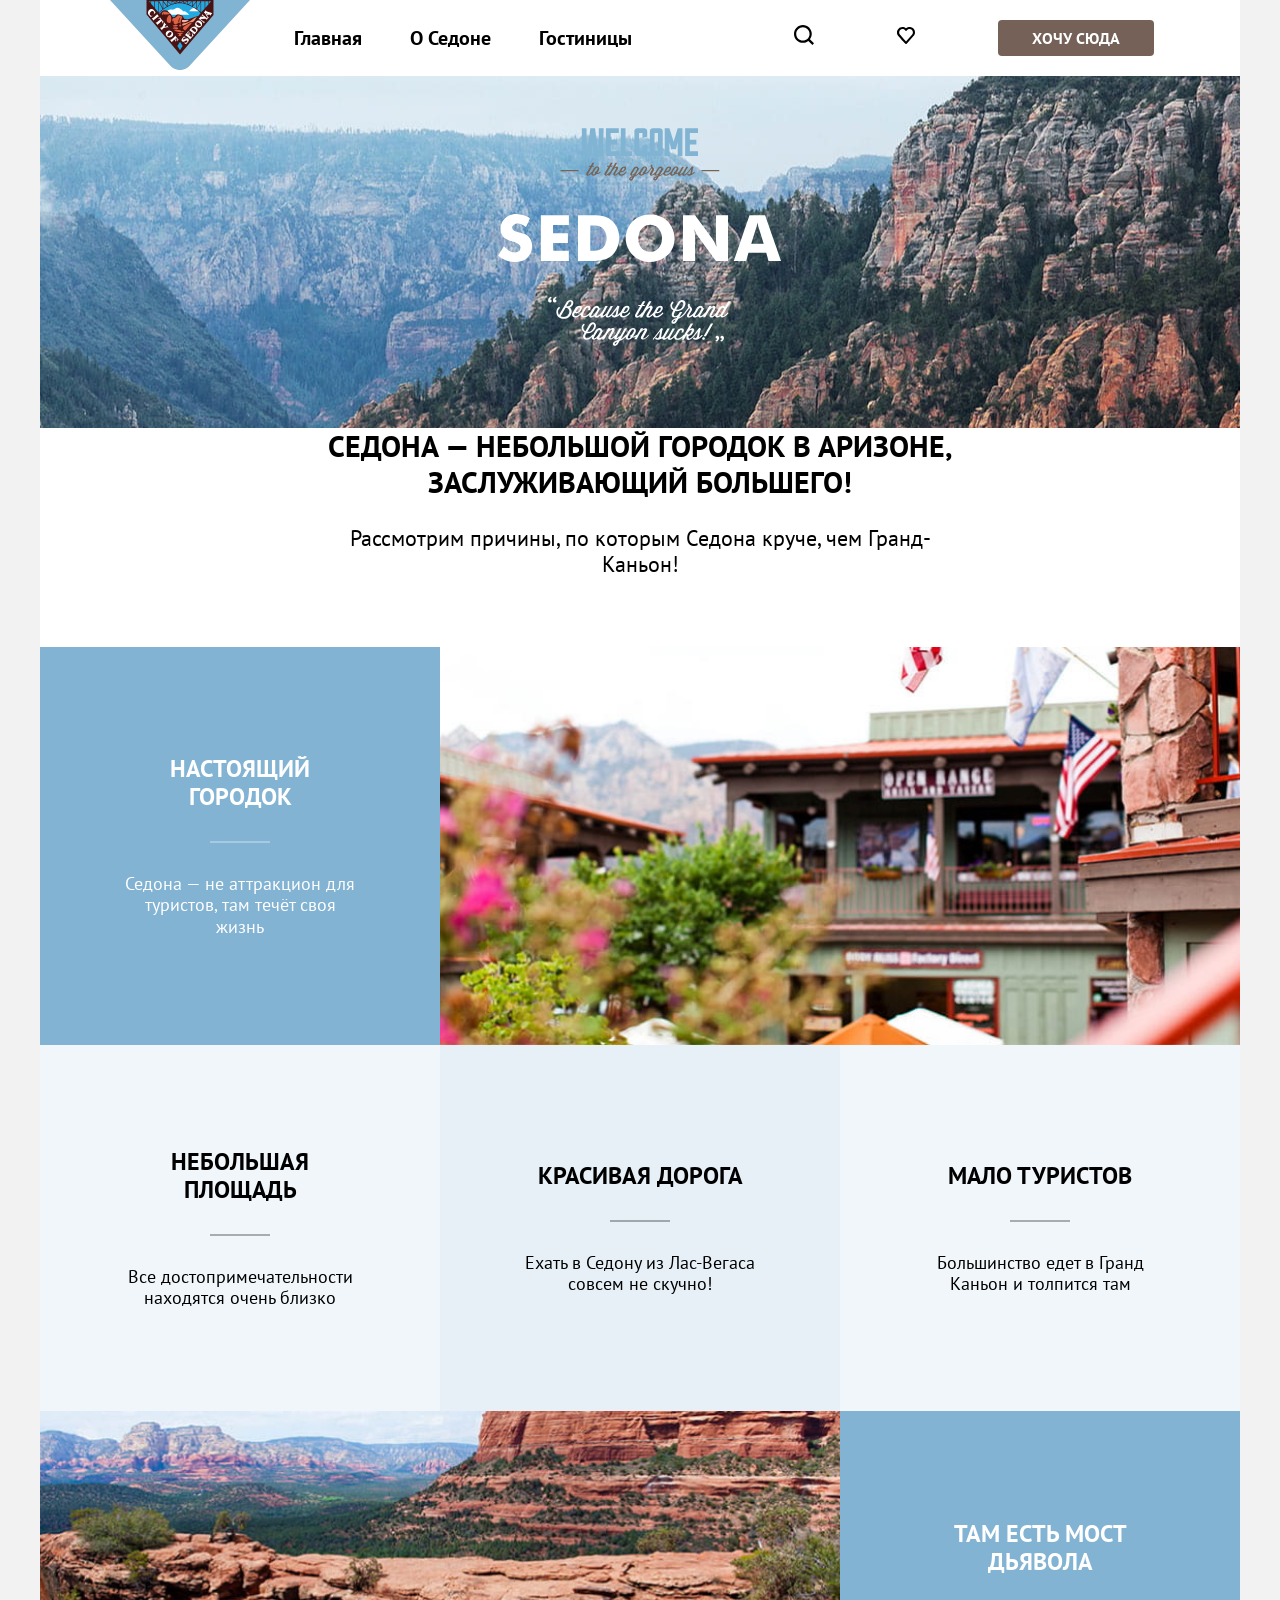
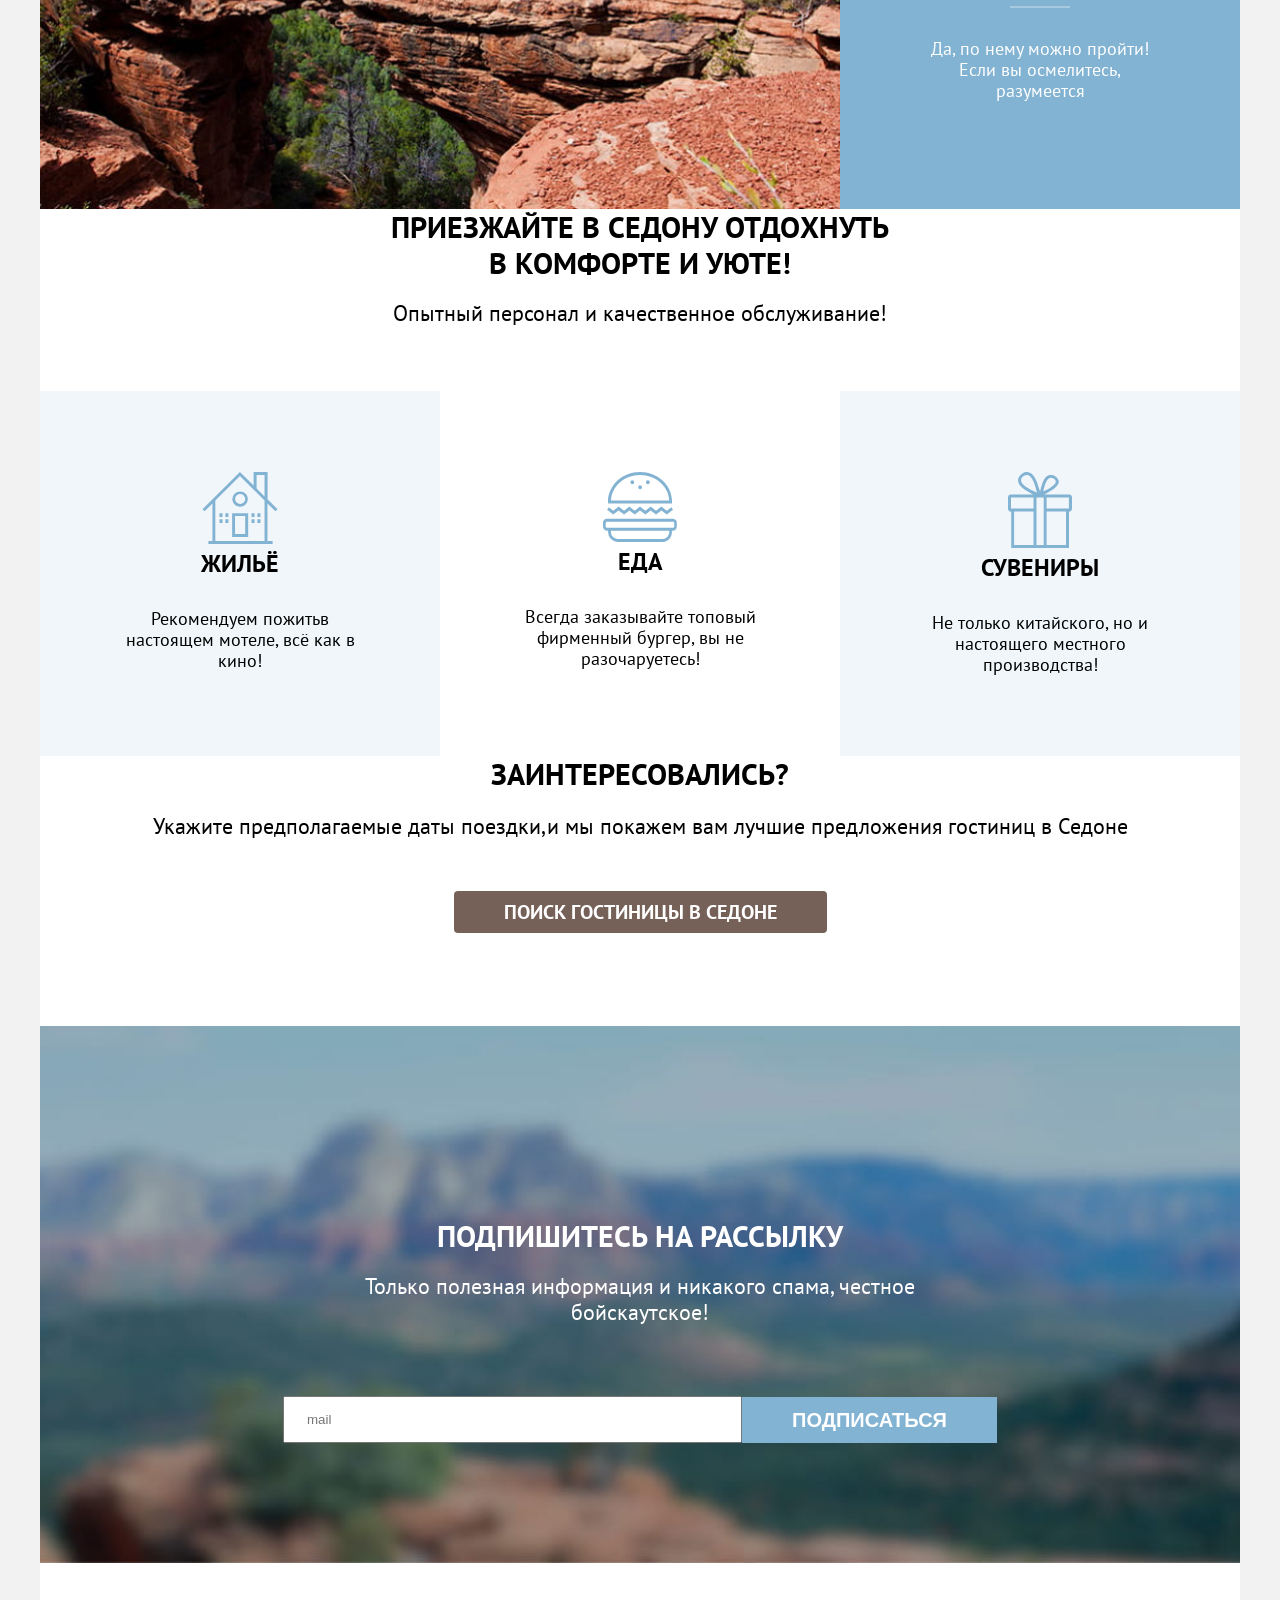
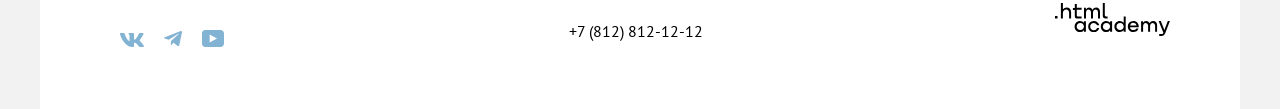
<file: index.html>
<!doctype html>
<html lang="ru">
  <head>
    <meta charset="UTF-8" />
    <meta name="viewport" content="width=device-width, initial-scale=1.0" />
    <title>SEDONA</title>
    <link rel="stylesheet" href="styles/styles.css" />
  </head>
  <body>
    <header class="page-header">
      <nav class="navigation">
        <a href="index.html" class="navigation-logo">
          <img
            src="images/svg/logo.svg"
            alt="Логотипа сайта Седона"
            class="nav.logo"
            width="140"
            height="70"
          />
        </a>
        <ul class="navigation-list">
          <li class="navigation-item">
            <a href="index.html" class="navigation-link">Главная</a>
          </li>
          <li class="navigation-item">
            <a href="about.html" class="navigation-link">О седоне</a>
          </li>
          <li class="navigation-item">
            <a href="catalog.html" class="navigation-link">Гостиницы</a>
          </li>
        </ul>
        <ul class="navigation-list navigation-user">
          <li class="navigation-item">
            <a href="#" class="navigation-link">
              <span class="visually-hidden">Поиск</span>
              <img
                src="images/svg/search.svg"
                width="20"
                height="20"
                alt="Поиска"
                class="navigation-link-search"
              />
            </a>
          </li>
          <li class="navigation-item">
            <a href="#" class="navigation-link">
              <span class="visually-hidden">Понравившееся</span>
              <img
                src="images/svg/hearz.svg"
                alt=""
                class="navigation-link-like"
              />
            </a>
          </li>
          <li class="navigation-item">
            <a href="#" class="navigation-link button">
              <span class="navigation-user-will">Хочу сюда</span>
            </a>
          </li>
        </ul>
      </nav>
    </header>
    <main class="main-index main-container">
      <div class="page-container">
        <h2 class="visually-hidden">Добро пожаловать в город Седона</h2>
        <section class="hero">
          <img
            src="images/svg/welcome.svg"
            width="458"
            height="352"
            alt="Логотип добро пожаловать в Седону"
            class="logo"
          />
        </section>
        <section class="about section">
          <h1 class="about-title">
            Седона — небольшой городок в Аризоне, заслуживающий большего!
          </h1>
          <p class="about-text">
            Рассмотрим причины, по которым Седона круче, чем Гранд-Каньон!
          </p>
        </section>
        <section class="advantages section">
          <h2 class="visually-hidden">Преимущества</h2>
          <ul class="advantages-list">
            <li class="advantages-item advantages-background-blau">
              <div class="advantages-container">
                <h3 class="advantages-title">Настоящий городок</h3>
                <p class="advantages-text">
                  Седона — не аттракцион для туристов, там течёт своя жизнь
                </p>
              </div>
              <img
                src="images/photo-1.jpg"
                width="800"
                height="385"
                alt="центр города"
                class="advantages-image"
              />
            </li>
            <li class="advantages-item">
              <div class="advantages-container advantages-background-gray">
                <h3 class="advantages-title">Небольшая площадь</h3>
                <p class="advantages-text">
                  Все достопримечательности находятся очень близко
                </p>
              </div>
              <div
                class="advantages-container advantages-background-dunkl-gray"
              >
                <h3 class="advantages-title">Красивая дорога</h3>
                <p class="advantages-text">
                  Ехать в Седону из Лас-Вегаса совсем не скучно!
                </p>
              </div>
              <div class="advantages-container advantages-background-gray">
                <h3 class="advantages-title">Мало туристов</h3>
                <p class="advantages-text">
                  Большинство едет в Гранд Каньон и толпится там
                </p>
              </div>
            </li>
            <li class="advantages-item advantages-background-blau">
              <img
                src="images/photo-2.jpg"
                alt="Знаменитые коньены в центре города"
                class="advantages-image"
                width="800"
                height="385"
              />
              <div class="advantages-container">
                <h3 class="advantages-title">Там есть мост дьявола</h3>
                <p class="advantages-text">
                  Да, по нему можно пройти! Если вы осмелитесь, разумеется
                </p>
              </div>
            </li>
          </ul>
        </section>
        <section class="recommendations section">
          <h2 class="recommendations-title title">
            Приезжайте в Седону отдохнуть в комфорте и уюте!
          </h2>
          <p class="recommendations-text">
            Опытный персонал и качественное обслуживание!
          </p>
        </section>
        <section class="tips section">
          <h2 class="visually-hidden">Советы</h2>
          <ul class="tips-list">
            <li class="tips-item advantages-background-gray">
              <img
                src="images/svg/haus.svg"
                alt="Дома"
                width="76"
                height="72"
                class="tips-image"
              />
              <h3 class="tips-title">Жильё</h3>
              <p class="tips-text">
                Рекомендуем пожитьв настоящем мотеле, всё как в кино!
              </p>
            </li>
            <li class="tips-item">
              <img
                src="images/svg/food.svg"
                width="74"
                height="70"
                alt="Еда"
                class="tips-image"
              />
              <h3 class="tips-title">Еда</h3>
              <p class="tips-text">
                Всегда заказывайте топовый фирменный бургер, вы не
                разочаруетесь!
              </p>
            </li>
            <li class="tips-item advantages-background-gray">
              <img
                src="images/svg/present.svg"
                width="64"
                height="76"
                alt="Подарка"
                class="tips-image"
              />
              <h3 class="tips-title">Сувениры</h3>
              <p class="tips-text">
                Не только китайского, но и настоящего местного производства!
              </p>
            </li>
          </ul>
        </section>
        <section class="interested section">
          <h2 class="interested-title title">Заинтересовались?</h2>
          <p class="interested-text">
            Укажите предполагаемые даты поездки,и мы покажем вам лучшие
            предложения гостиниц в Седоне
          </p>
          <a href="" class="interested-link button">Поиск Гостиницы В седоне</a>
        </section>
        <section class="subscribe section">
          <h2 class="subscribe-title">Подпишитесь на рассылку</h2>
          <p class="subscribe-text">
            Только полезная информация и никакого спама, честное бойскаутское!
          </p>
          <form
            class="subscribe-form"
            action="https://echo.htmlacademy.ru/"
            method="post"
          >
          <div class="subscribe-form-content">
            <!-- Парный тег <label> создаёт подпись к полю формы. Он связывает текст и поле ввода логически -->
            <p class="subscribe-form-date">
              <label for="subscribe-date">
                <span class="visually-hidden">Подписаться</span>
              </label>
              <input
              class="input-subscribe-date"
                type="text"
                name="subscribe-date"
                id="subscribe-date"
                placeholder="mail"
              />
            </p>
            <button class="button subscribe-button" type="submit">
              Подписаться
            </button>
          </div>

          </form>
        </section>
      </div>
    </main>
    <footer class="page-footer">
      <div class="page-footer-container">
        <section class="social">
          <h2 class="visually-hidden">Давайте дружить</h2>
          <ul class="social-list">
            <li class="social-item">
              <a href="#" class="social-link">
                <span class="visually-hidden">Wkontakte</span>
                <img
                  src="images/social-icon/vk.svg"
                  width="24"
                  height="14"
                  alt="Вконтакте"
                  class="social-image"
                />
              </a>
            </li>
            <li class="social-item">
              <a href="#" class="social-link">
                <span class="visually-hidden">Telegram</span>
                <img
                  src="images/social-icon/telegram.svg"
                  width="18"
                  height="16"
                  alt="Телеграм"
                  class="social-image"
                />
              </a>
            </li>
            <li class="social-item">
              <a href="#" class="social-link">
                <span class="visually-hidden">Youtube</span>
                <img
                  src="images/social-icon/youtube.svg"
                  width="22"
                  height="17"
                  alt="Ютуб"
                  class="social-image"
                />
              </a>
            </li>
          </ul>
        </section>
        <section class="contacts">
          <h2 class="visually-hidden">Контакты</h2>
          <address class="contacts-address">
            <p class="contacts-address-text">
              <a href="tel:+78128121212" class="contacts-phone"
                >+7 (812) 812-12-12</a
              >
            </p>
          </address>
        </section>
        <section class="newsletter">
          <h2 class="visually-hidden">Получайте лучшие предложения</h2>
          <a href="№" class="newsletter-link">
            <img
              src="images/svg/html-academy.svg"
              width="115"
              height="33"
              alt="html-academy"
              class="newsletter-image"
            />
          </a>
        </section>
      </div>
    </footer>
  </body>
</html>
</file>
<file: styles/styles.css>
@font-face {
  font-family: "PT Sans";
  src: url(../fonts/ptsans-400.woff2);
  font-weight: 400;
  font-style: normal;
  font-display: swap;
}
@font-face {
  font-family: "PT Sans";
  src: url(../fonts/ptsans-700.woff2);
  font-weight: 700;
  font-style: normal;
  font-display: swap;
}
* {
  box-sizing: border-box;
}
html {
  height: 100%;
}
body {
  display: flex;
  flex-direction: column;
  align-items: center;
  margin: 0;
  padding: 0;
  font-family: "PT Sans", sans-serif;
  font-size: 16px;
  line-height: 24px;
  background-color: #f2f2f2;
  color: #333;
  min-height: 100%;
}
.main-container {
  flex-grow: 1;
}
.button {
  font-weight: 700;
  font-size: 20px;
  line-height: 180%;
  text-align: center;
  text-transform: uppercase;
  background-color: #fff;
  color: #000;
  text-decoration: none;
}

.visually-hidden {
  position: absolute;
  width: 1px;
  height: 1px;
  margin: -1;
  padding: 0;
  border: 0;
  clip: rect(0 0 0 0);
  overflow: hidden;
}

/* Page-Header */
.page-header {
  color: #000;
}
.header-inner {
  padding: 70px;
}
.header-inner-title {
  margin: 0;
  font-weight: 700;
  font-size: 60px;
  line-height: 130%;
}

.navigation {
  display: flex;
  align-items: center;
  width: 1200px;
  margin: 0 auto;
  background-color: #fff;
  color: #000;
  padding: 0 70px;
}
.navigation-logo {
  width: 140px;
  margin-right: 28px;
  flex-shrink: 0;
}
.navigation-list {
  display: flex;
  flex-wrap: wrap;
  width: 100%;
  gap: 16px;
  margin: 0;
  padding: 0;
  max-width: 500px;
  list-style-type: none;
  flex-grow: 2;
}

.navigation-user {
  display: flex;
  justify-content: space-between;
  width: 280px;
  margin-left: auto;
  flex-grow: 1;
}
.navigation-link {
  padding: 20px 16px;
  color: inherit;
  font-weight: 700;
  text-transform: capitalize;
  font-size: 20px;
  line-height: 120%;
  text-align: center;
  text-decoration: none;
}
.navigation-user .navigation-link {
  min-width: 21px;
  min-height: 18px;
}
.navigation-user-will {
  background-color: #756157;
  padding: 8px 34px;
  color: #fff;
  font-weight: 700;
  font-size: 16px;
  line-height: 125%;
  text-align: center;
  text-transform: uppercase;
  border-radius: 4px;
}
/* Main-Index */
.main-container {
  flex-grow: 1;
}
.page-container {
  width: 1200px;
  margin: 0 auto;
  background-color: #fff;
}
/* Hero */
.hero {
  background-image: url(../images/backgroaund/index-background.jpg);
  background-size: 100% auto;
  background-color: rgb(184, 173, 202);
  background-repeat: no-repeat;
  background-position: center;
  color: #000;
  text-align: center;
  width: 1200px;
  margin: 0 auto;
}
.logo {
  display: block;
  margin: 0 auto;
  padding-top: 52px;
  padding-bottom: 82px;
}
/* About */
.about {
  padding: 0 275px;
  text-align: center;
  background-color: #fff;
  color: #000;
  text-align: center;
}
.about-title,
.title {
  margin: 0;
  font-weight: 700;
  line-height: 120%;
  font-size: 30px;
  text-transform: uppercase;
}
.about-title {
}
.about-text {
  font-size: 22px;
  line-height: 118%;
  margin: 0;
  margin-top: 26px;
  margin-bottom: 69px;
}
/* Advantages */
.advantages-list {
  display: flex;
  justify-content: space-between;
  flex-direction: column;
  list-style-type: none;
  margin: 0;

  padding: 0;
}
.advantages-background-blau {
  background-color: #82b3d3;
  color: #fff;
}
.advantages-background-gray {
  background-color: rgba(131, 179, 211, 0.12);
  color: #000;
}
.advantages-background-dunkl-gray {
  background-color: rgba(131, 179, 211, 0.2);
  color: #000;
}
.advantages-item {
  display: flex;
  flex-shrink: 0;
  justify-content: center;
  align-items: center;
  text-align: center;
  width: 1200px;
  box-sizing: border-box;
}
.advantages-container {
  width: 400px;
  padding: 103px 85px;
  display: flex;
  box-sizing: border-box;
  flex-direction: column;
  justify-content: center;
  align-items: center;
  text-align: center;
  align-self: stretch;
  
}
.advantages-image {
  width: 800px;
  height: 398px;
  object-fit: cover;
  flex-shrink: 0;
}
.advantages-text,
.tips-text {
  font-size: 18px;
  line-height: 117%;
  margin: 0;
  /* margin-top: 30px; */
}
/* .advantages-text::before {
  display: block;
  content: " ";
  width: 60px;
  height: 2px;
  background-color: rgba(255, 255, 255, 0.3);
  margin: 0 auto;
  margin-bottom: 30px;
} */
.advantages-container .advantages-text::before {
  display: block;
  content: " ";
  width: 60px;
  height: 2px;
  background-color: rgba(255, 255, 255, 0.3);
  /* background-color: rgba(0, 0, 0, 0.3); */
  margin: 0 auto;
  margin-bottom: 30px;
}
.advantages-background-gray .advantages-text::before,
.advantages-background-dunkl-gray .advantages-text::before {
  /* display: block;
  content: " ";
  width: 60px;
  height: 2px;
  background-color: rgba(255, 255, 255, 0.3);
  background-color: rgba(0, 0, 0, 0.3);
  margin: 0 auto;
  margin-bottom: 30px; */
  background-color: rgba(0, 0, 0, 0.3);
}
.advantages-title,
.tips-title {
  margin: 0;
  font-weight: 700;
  font-size: 24px;
  line-height: 117%;
  margin: 0 0 30px 0; /* Отступ снизу до текста/дефиса */
  text-transform: uppercase;
}
/* Recommendations */
.recommendations {
  padding: 0 346px;
  background-color: #fff;
  color: #000;
  text-align: center;
}

.recommendations-text {
  font-size: 22px;
  line-height: 118%;
  margin: 0;
}
/* tips */
.section {
  background-color: #fff;
  color: #000;
  text-align: center;
  width: 1200px;
  margin: 0 auto;
}
.recommendations-text {
  margin: 20px 0 64px 0;
}
.tips-list {
  display: flex;
  list-style-type: none;
  text-align: center;
  margin: 0;
  padding: 0;
}
.tips-item {
  width: 400px;
  padding: 0 84px;
}
.tips-image {
  margin-top: 81px;
}
.tips-text {
  margin-bottom: 81px;
}
/* interested  */
.interested {
  text-align: center;
}
.interested-text {
  font-size: 22px;
  line-height: 118%;
  margin-bottom: 54px;
}
.interested-link {
  padding: 8px 50px;
  background-color: #756157;
  color: #fff;
  border-radius: 4px;
}
/* subscribe */
.subscribe {
  margin-top: 96px;
  background-image: url(../images/backgroaund/subscribe.jpg);
  background-color: #8dc2ed;
  background-repeat: no-repeat;
  background-size: cover;
  color: #fff;
  padding: 96px 258px 104px 258px;
}
.subscribe-title {
  margin: 0;
  padding-top: 96px;
  font-weight: 700;
  font-size: 30px;
  line-height: 120%;
  text-transform: uppercase;
}
.subscribe-text {
  line-height: 118%;
  padding: 0;
  margin: 20px 0 54px 0;
  font-size: 22px;
  text-align: center;
}
.subscribe-form-content {
  display: flex;
  justify-content: center;
  margin: 0 auto;
  align-items: center;
  width: 684px;
}
.input-subscribe-date {
  padding: 14px 22px;
  padding-right: 264px;
}
.subscribe-button {
  padding: 5px 50px;
  border: none;
  font-weight: 700;
  font-size: 20px;
  line-height: 180%;
  text-align: center;
  text-transform: uppercase;
  background-color: #82b3d3;
  color: #fff;
}
/* page-footer */
.page-footer {
  width: 1200px;
  background-color: #fff;
  margin: 0 auto;
  color: #000;
}
.social {
  max-width: 162px;
  margin-right: 42px;
}
.social-list {
  list-style-type: none;
  display: flex;
  padding-left: 0;
}
.social-link {
  text-decoration: none;
}
.social-item {
  padding: 10px;
}
.page-footer-container {
  display: flex;
  width: 1060px;
  margin: 0 auto;
  margin: 40px auto 30px auto;
}
/* contacts*/
.contacts {
  /* flex-grow: 1; */
  width: 720px;
  justify-content: center;
  align-items: center;
  text-align: center;
}
.contacts-phone {
  color: inherit;
  text-decoration: none;
  font-style: normal;
}
.newsletter {
  width: 115px;
  margin-left: auto;
}
/* .header-inner */
.header-inner {
  background-color: #82b3d3;
  color: #fff;
}
.newsletter-image {
  /* margin-top: 48px; */
}

.breadcrumbs {
  list-style-type: none;
  display: flex;
  gap: 16px;
  padding: 0;
}
.breadcrumbs-link {
  line-height: 131%;
}
/* header-inner */
.header-inner {
  background-image: url(../images/backgroaund/bagraund-filtr.jpg);
  background-color: #8dc2ed;
  background-size: cover;
  background-repeat: no-repeat;
  color: #fff;
}
.form-label {
  margin-right: 164px;
}
.select-content {
  margin: 50px auto 46px auto;
  display: flex;
  align-items: center;
}
.select-control-button-content {
  margin-left: auto;
  display: flex;
  gap: 16px;
}
.select-control {
  margin-right: 70px;
}
.form-filter-title {
  font-weight: 700;
  font-size: 20px;
  line-height: 120%;
  text-transform: capitalize;
}
.form-filter-list {
  list-style-type: none;
  font-size: 18px;
  padding: 0;
  display: flex;
  flex-direction: column;
  gap: 16px;
}
.form-content-button {
  display: flex;
  flex-direction: column;
  gap: 32px;
}
.form-button {
  font-weight: 700;
  font-size: 16px;
  line-height: 125%;
  text-align: center;
  text-transform: uppercase;
  color: #fff;
  background: none;
  border: none;
}
.form-button:hover {
  background-color: #82b3d3;
  padding: 8px 50px;
  cursor: pointer;
  transition: 0.2s;
}
.select-control {
  padding: 14px 99px 14px 20px;
  font-size: 18px;
  line-height: 117%;
  color: #333;
}
.button-light {
  border: 2px solid #e5e5e5;
  border-radius: 4px;
  padding: 4px 12px;
}
/* .catalog-products */
.catalog-products {
  /* display: flex; */
}
.form-filter {
  display: flex;
}
.form-filter-group {
  width: 160px;
  border: none;
  padding: 0;
  margin-right: 70px;
}
.product-card {
  color: #000;
  border: 1px solid #e6e6e6;
  border-radius: 4px;
  width: 340px;
}
.product-list {
  list-style-type: none;
  padding: 0;
}
.product-card-title-link {
  color: inherit;
  text-decoration: none;
  font-weight: 700;
  font-size: 24px;
  line-height: 117%;
}
.product-card-type,
.product-card-price {
  font-size: 18px;
  font-weight: 400;
  line-height: 117%;
}
.button-favorite {
  display: inline-block;
}
.button-more,
.button-favorite {
  font-weight: 700;
  font-size: 16px;
  line-height: 125%;
  text-align: center;
  color: #fff;
  padding: 8px 26px;
  border-radius: 4px;
}
.button-more {
  background-color: #756157;
}
.button-favorite {
  background-color: #82b3d3;
  border: none;
}
.product-card-stars {
  height: 17px;
  background-image: url(../images/svg/star.svg);
  background-color: #fff;
  color: #000;
  background-repeat: repeat-x;
  background-size: 18px 17px;
  background-position: left center;
}
.star-1 {
  width: 18px;
}
.star-2 {
  width: 36px;
}
.star-3 {
  width: 54px;
}
.star-4 {
  width: 54px;
}
.star-5 {
  width: 72px;
}
.product-card-rating {
  background-color: #f2f2f2;
  padding: 8px 22px;
  border-radius: 4px;
}

.pagination {
  list-style-type: none;
  margin: 0;
  margin-top: 24px;
  padding: 0;
  display: flex;
  align-items: center;
  gap: 8px;
}
.pagination-item {
  display: flex;
}
.pagination-link {
  background-color: #82b3d3;
  color: #fff;
  padding: 12px 24px;
}
.pagination-current {
  background-color: #e5e5e5;
}
/* sorting-container */
.sorting-container {
  width: 1060px;
  margin: 0 auto;
}
</file>
